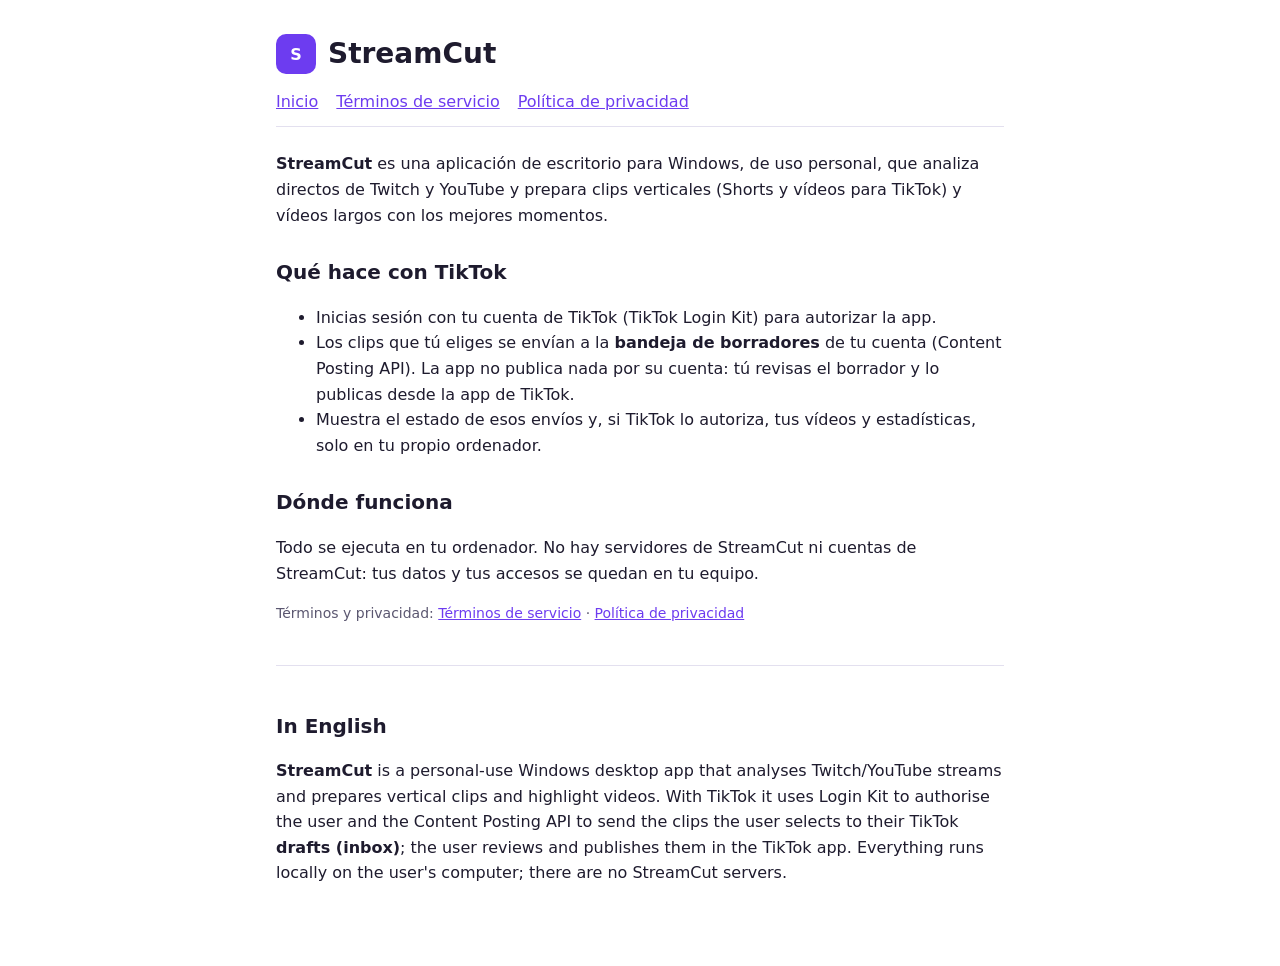
<file: index.html>
<!doctype html>
<html lang="es"><head><meta charset="utf-8"><meta name="viewport" content="width=device-width, initial-scale=1">
<title>StreamCut</title><meta name="description" content="StreamCut: herramienta de escritorio para crear Shorts y vídeos de mejores momentos a partir de directos.">
<link rel="stylesheet" href="estilo.css"></head><body><main>
<header><div class="logo">S</div><h1>StreamCut</h1></header>
<nav><a href="./">Inicio</a><a href="terminos.html">Términos de servicio</a><a href="privacidad.html">Política de privacidad</a></nav>
<p><b>StreamCut</b> es una aplicación de escritorio para Windows, de uso personal, que analiza directos de Twitch y YouTube y prepara clips verticales (Shorts y vídeos para TikTok) y vídeos largos con los mejores momentos.</p>
<h2>Qué hace con TikTok</h2>
<ul>
<li>Inicias sesión con tu cuenta de TikTok (TikTok Login Kit) para autorizar la app.</li>
<li>Los clips que tú eliges se envían a la <b>bandeja de borradores</b> de tu cuenta (Content Posting API). La app no publica nada por su cuenta: tú revisas el borrador y lo publicas desde la app de TikTok.</li>
<li>Muestra el estado de esos envíos y, si TikTok lo autoriza, tus vídeos y estadísticas, solo en tu propio ordenador.</li>
</ul>
<h2>Dónde funciona</h2>
<p>Todo se ejecuta en tu ordenador. No hay servidores de StreamCut ni cuentas de StreamCut: tus datos y tus accesos se quedan en tu equipo.</p>
<p class="nota">Términos y privacidad: <a href="terminos.html">Términos de servicio</a> · <a href="privacidad.html">Política de privacidad</a></p>
<section class="en" lang="en"><h2>In English</h2>
<p><b>StreamCut</b> is a personal-use Windows desktop app that analyses Twitch/YouTube streams and prepares vertical clips and highlight videos. With TikTok it uses Login Kit to authorise the user and the Content Posting API to send the clips the user selects to their TikTok <b>drafts (inbox)</b>; the user reviews and publishes them in the TikTok app. Everything runs locally on the user's computer; there are no StreamCut servers.</p></section>
</main></body></html>
</file>
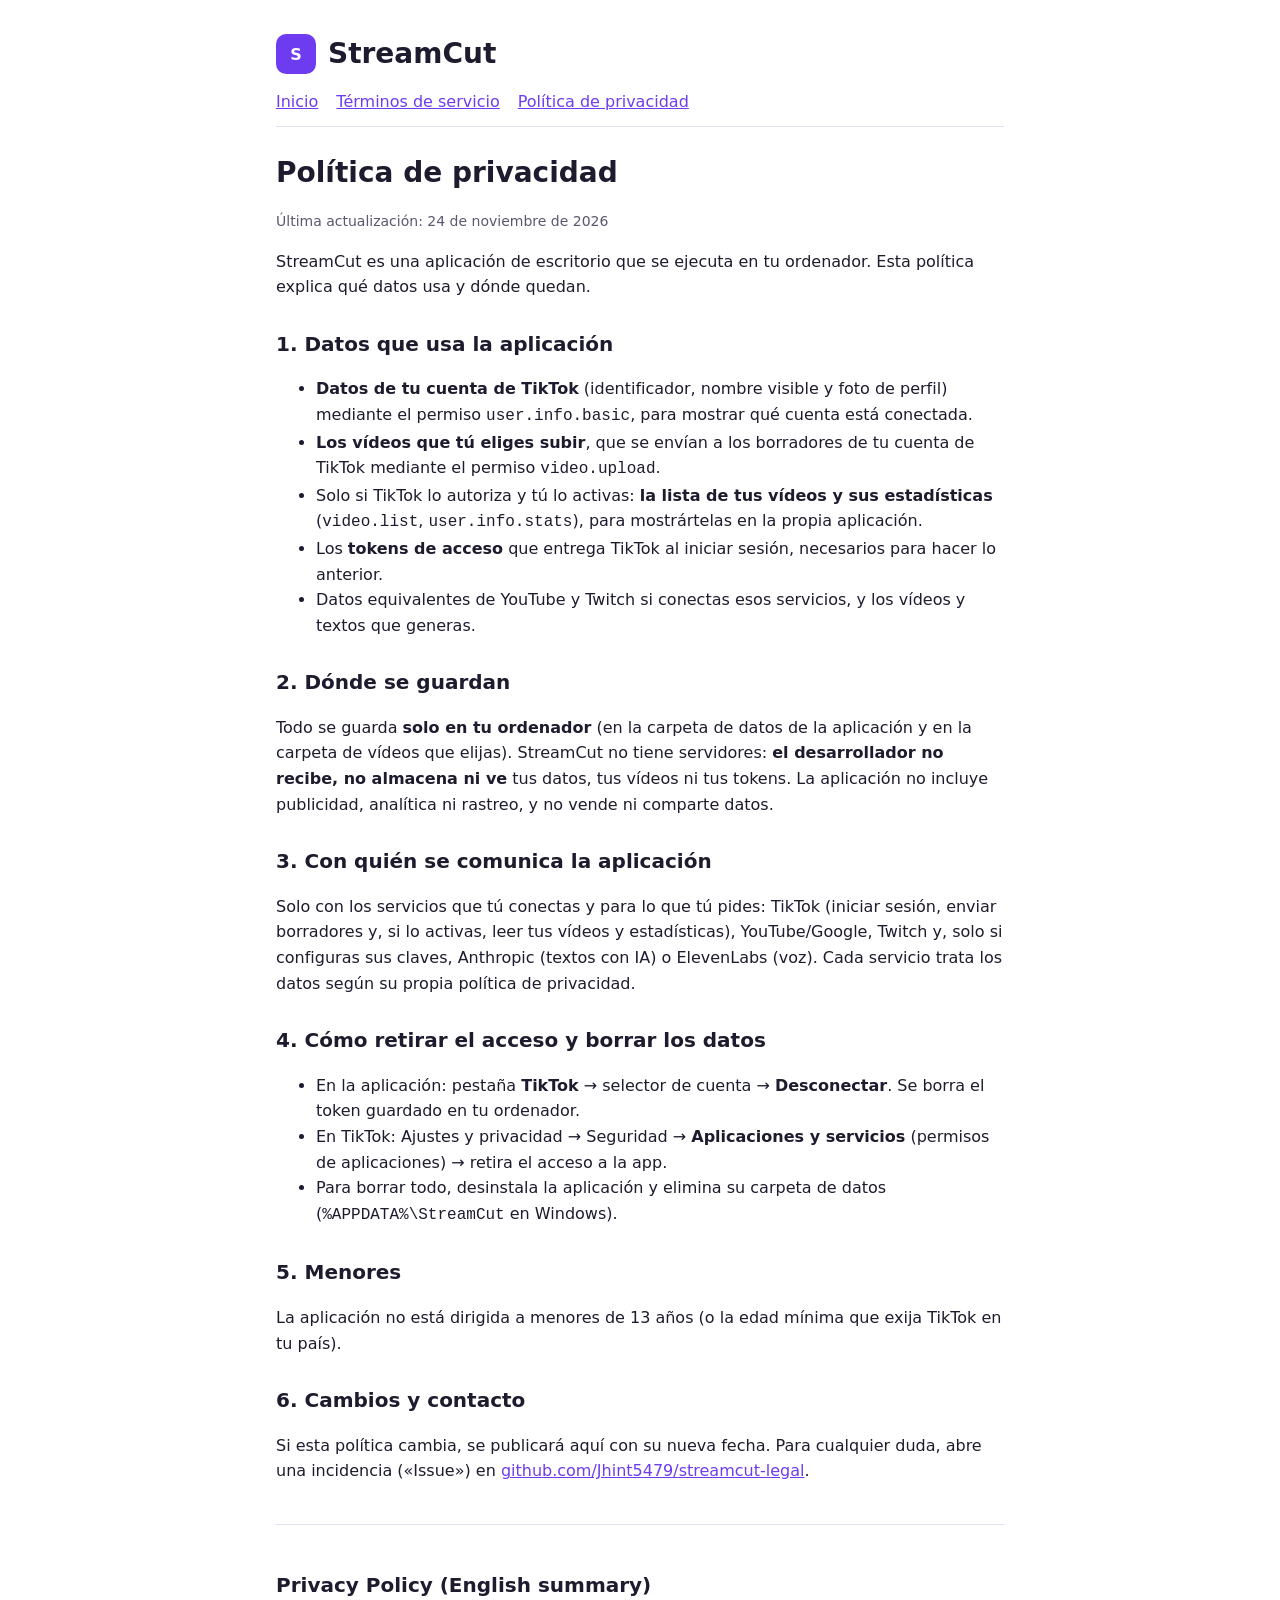
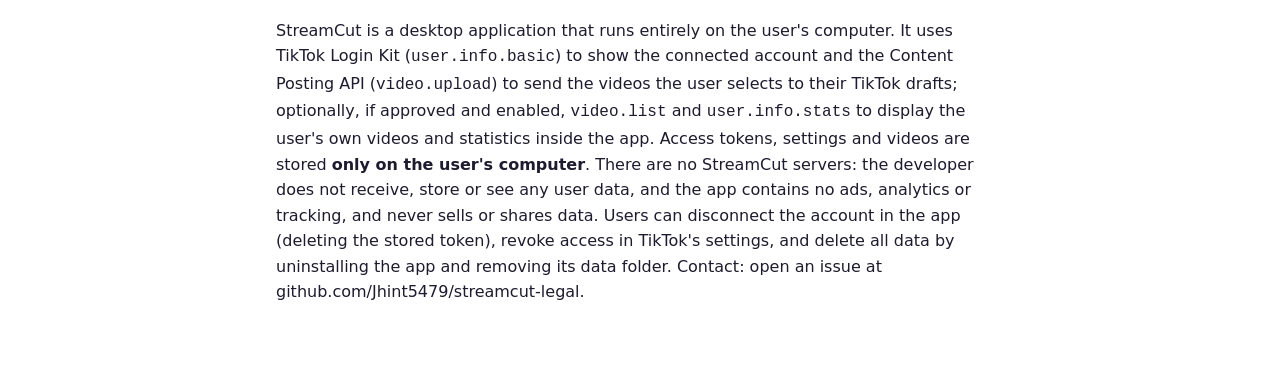
<file: privacidad.html>
<!doctype html>
<html lang="es"><head><meta charset="utf-8"><meta name="viewport" content="width=device-width, initial-scale=1">
<title>Política de privacidad · StreamCut</title><link rel="stylesheet" href="estilo.css"></head><body><main>
<header><div class="logo">S</div><h1>StreamCut</h1></header>
<nav><a href="./">Inicio</a><a href="terminos.html">Términos de servicio</a><a href="privacidad.html">Política de privacidad</a></nav>
<h1>Política de privacidad</h1>
<p class="nota">Última actualización: 24 de noviembre de 2026</p>
<p>StreamCut es una aplicación de escritorio que se ejecuta en tu ordenador. Esta política explica qué datos usa y dónde quedan.</p>
<h2>1. Datos que usa la aplicación</h2>
<ul>
<li><b>Datos de tu cuenta de TikTok</b> (identificador, nombre visible y foto de perfil) mediante el permiso <code>user.info.basic</code>, para mostrar qué cuenta está conectada.</li>
<li><b>Los vídeos que tú eliges subir</b>, que se envían a los borradores de tu cuenta de TikTok mediante el permiso <code>video.upload</code>.</li>
<li>Solo si TikTok lo autoriza y tú lo activas: <b>la lista de tus vídeos y sus estadísticas</b> (<code>video.list</code>, <code>user.info.stats</code>), para mostrártelas en la propia aplicación.</li>
<li>Los <b>tokens de acceso</b> que entrega TikTok al iniciar sesión, necesarios para hacer lo anterior.</li>
<li>Datos equivalentes de YouTube y Twitch si conectas esos servicios, y los vídeos y textos que generas.</li>
</ul>
<h2>2. Dónde se guardan</h2>
<p>Todo se guarda <b>solo en tu ordenador</b> (en la carpeta de datos de la aplicación y en la carpeta de vídeos que elijas). StreamCut no tiene servidores: <b>el desarrollador no recibe, no almacena ni ve</b> tus datos, tus vídeos ni tus tokens. La aplicación no incluye publicidad, analítica ni rastreo, y no vende ni comparte datos.</p>
<h2>3. Con quién se comunica la aplicación</h2>
<p>Solo con los servicios que tú conectas y para lo que tú pides: TikTok (iniciar sesión, enviar borradores y, si lo activas, leer tus vídeos y estadísticas), YouTube/Google, Twitch y, solo si configuras sus claves, Anthropic (textos con IA) o ElevenLabs (voz). Cada servicio trata los datos según su propia política de privacidad.</p>
<h2>4. Cómo retirar el acceso y borrar los datos</h2>
<ul>
<li>En la aplicación: pestaña <b>TikTok</b> → selector de cuenta → <b>Desconectar</b>. Se borra el token guardado en tu ordenador.</li>
<li>En TikTok: Ajustes y privacidad → Seguridad → <b>Aplicaciones y servicios</b> (permisos de aplicaciones) → retira el acceso a la app.</li>
<li>Para borrar todo, desinstala la aplicación y elimina su carpeta de datos (<code>%APPDATA%\StreamCut</code> en Windows).</li>
</ul>
<h2>5. Menores</h2>
<p>La aplicación no está dirigida a menores de 13 años (o la edad mínima que exija TikTok en tu país).</p>
<h2>6. Cambios y contacto</h2>
<p>Si esta política cambia, se publicará aquí con su nueva fecha. Para cualquier duda, abre una incidencia («Issue») en <a href="https://github.com/Jhint5479/streamcut-legal/issues">github.com/Jhint5479/streamcut-legal</a>.</p>
<section class="en" lang="en"><h2>Privacy Policy (English summary)</h2>
<p>StreamCut is a desktop application that runs entirely on the user's computer. It uses TikTok Login Kit (<code>user.info.basic</code>) to show the connected account and the Content Posting API (<code>video.upload</code>) to send the videos the user selects to their TikTok drafts; optionally, if approved and enabled, <code>video.list</code> and <code>user.info.stats</code> to display the user's own videos and statistics inside the app. Access tokens, settings and videos are stored <b>only on the user's computer</b>. There are no StreamCut servers: the developer does not receive, store or see any user data, and the app contains no ads, analytics or tracking, and never sells or shares data. Users can disconnect the account in the app (deleting the stored token), revoke access in TikTok's settings, and delete all data by uninstalling the app and removing its data folder. Contact: open an issue at github.com/Jhint5479/streamcut-legal.</p></section>
</main></body></html>
</file>
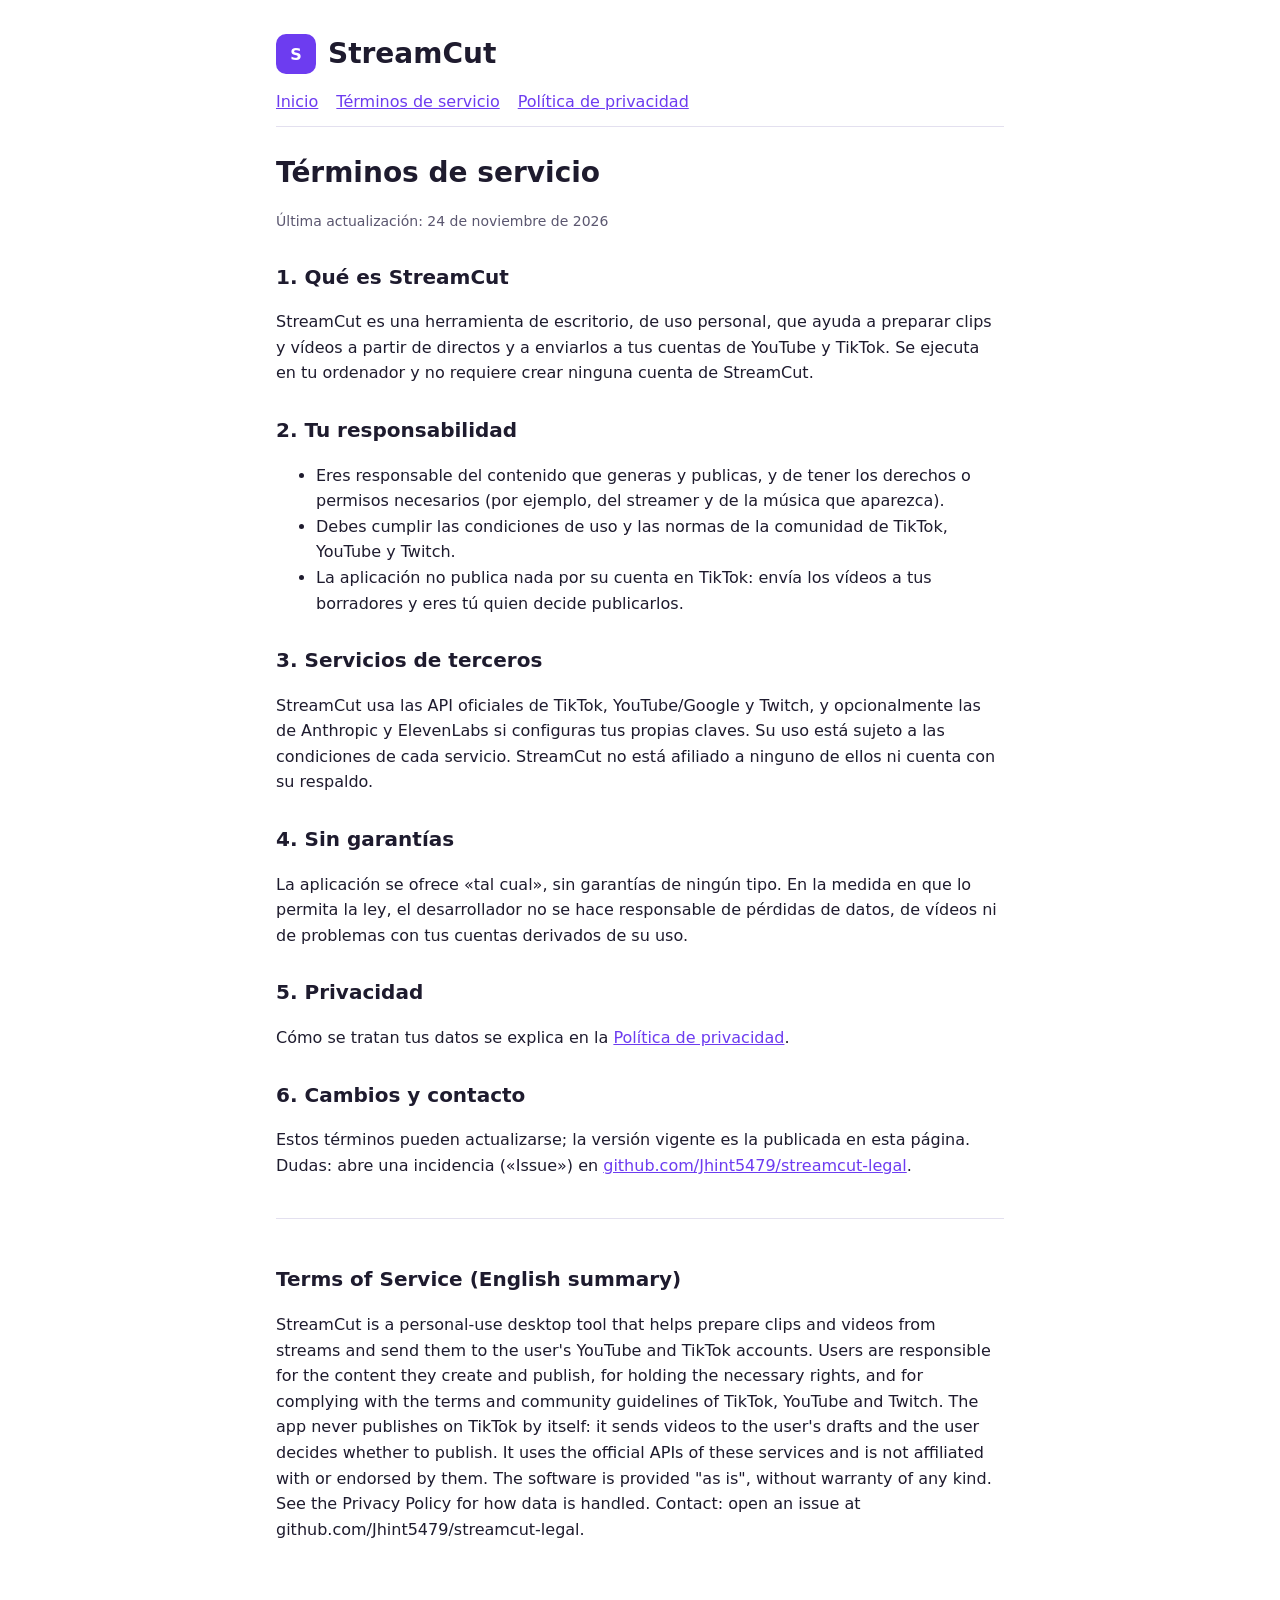
<file: terminos.html>
<!doctype html>
<html lang="es"><head><meta charset="utf-8"><meta name="viewport" content="width=device-width, initial-scale=1">
<title>Términos de servicio · StreamCut</title><link rel="stylesheet" href="estilo.css"></head><body><main>
<header><div class="logo">S</div><h1>StreamCut</h1></header>
<nav><a href="./">Inicio</a><a href="terminos.html">Términos de servicio</a><a href="privacidad.html">Política de privacidad</a></nav>
<h1>Términos de servicio</h1>
<p class="nota">Última actualización: 24 de noviembre de 2026</p>
<h2>1. Qué es StreamCut</h2>
<p>StreamCut es una herramienta de escritorio, de uso personal, que ayuda a preparar clips y vídeos a partir de directos y a enviarlos a tus cuentas de YouTube y TikTok. Se ejecuta en tu ordenador y no requiere crear ninguna cuenta de StreamCut.</p>
<h2>2. Tu responsabilidad</h2>
<ul>
<li>Eres responsable del contenido que generas y publicas, y de tener los derechos o permisos necesarios (por ejemplo, del streamer y de la música que aparezca).</li>
<li>Debes cumplir las condiciones de uso y las normas de la comunidad de TikTok, YouTube y Twitch.</li>
<li>La aplicación no publica nada por su cuenta en TikTok: envía los vídeos a tus borradores y eres tú quien decide publicarlos.</li>
</ul>
<h2>3. Servicios de terceros</h2>
<p>StreamCut usa las API oficiales de TikTok, YouTube/Google y Twitch, y opcionalmente las de Anthropic y ElevenLabs si configuras tus propias claves. Su uso está sujeto a las condiciones de cada servicio. StreamCut no está afiliado a ninguno de ellos ni cuenta con su respaldo.</p>
<h2>4. Sin garantías</h2>
<p>La aplicación se ofrece «tal cual», sin garantías de ningún tipo. En la medida en que lo permita la ley, el desarrollador no se hace responsable de pérdidas de datos, de vídeos ni de problemas con tus cuentas derivados de su uso.</p>
<h2>5. Privacidad</h2>
<p>Cómo se tratan tus datos se explica en la <a href="privacidad.html">Política de privacidad</a>.</p>
<h2>6. Cambios y contacto</h2>
<p>Estos términos pueden actualizarse; la versión vigente es la publicada en esta página. Dudas: abre una incidencia («Issue») en <a href="https://github.com/Jhint5479/streamcut-legal/issues">github.com/Jhint5479/streamcut-legal</a>.</p>
<section class="en" lang="en"><h2>Terms of Service (English summary)</h2>
<p>StreamCut is a personal-use desktop tool that helps prepare clips and videos from streams and send them to the user's YouTube and TikTok accounts. Users are responsible for the content they create and publish, for holding the necessary rights, and for complying with the terms and community guidelines of TikTok, YouTube and Twitch. The app never publishes on TikTok by itself: it sends videos to the user's drafts and the user decides whether to publish. It uses the official APIs of these services and is not affiliated with or endorsed by them. The software is provided "as is", without warranty of any kind. See the Privacy Policy for how data is handled. Contact: open an issue at github.com/Jhint5479/streamcut-legal.</p></section>
</main></body></html>
</file>
<file: estilo.css>
:root { --fondo: #ffffff; --texto: #1e1b2e; --suave: #5b5770; --acento: #6d3cf0; --borde: #e3e0ef; }
@media (prefers-color-scheme: dark) { :root { --fondo: #14121c; --texto: #eeedf5; --suave: #a9a5bd; --acento: #a48bff; --borde: #2c2840; } }
* { box-sizing: border-box; }
body { margin: 0; background: var(--fondo); color: var(--texto); font: 16px/1.6 system-ui, -apple-system, "Segoe UI", Roboto, sans-serif; }
main { max-width: 760px; margin: 0 auto; padding: 32px 16px 64px; }
header { display: flex; align-items: center; gap: 12px; margin-bottom: 8px; }
header .logo { width: 40px; height: 40px; border-radius: 10px; background: var(--acento); color: #fff; display: grid; place-items: center; font-weight: 800; }
h1 { font-size: 28px; margin: 0; } h2 { font-size: 20px; margin-top: 28px; }
nav { display: flex; flex-wrap: wrap; gap: 6px 18px; margin: 12px 0 24px; padding-bottom: 12px; border-bottom: 1px solid var(--borde); }
a { color: var(--acento); } .nota { color: var(--suave); font-size: 14px; }
.en { margin-top: 40px; padding-top: 16px; border-top: 1px solid var(--borde); }
</file>
